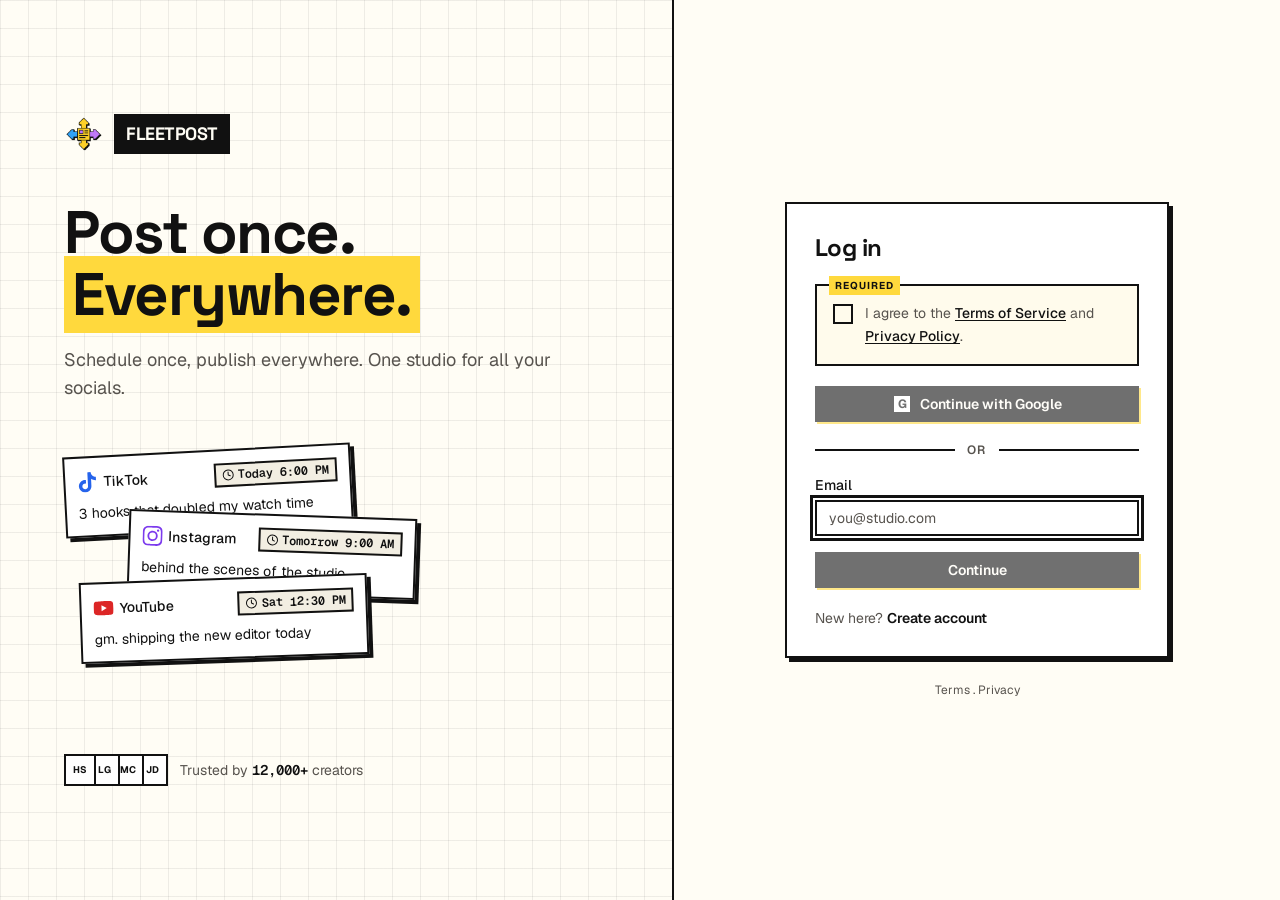
<file: index.html>
<!doctype html>
<html lang="en">
  <head>
    <meta charset="UTF-8" />
    <link rel="icon" type="image/x-icon" href="/favicons/favicon.ico" />
    <link rel="icon" type="image/png" sizes="32x32" href="/favicons/favicon-32x32.png" />
    <link rel="icon" type="image/png" sizes="16x16" href="/favicons/favicon-16x16.png" />
    <link rel="apple-touch-icon" href="/favicons/apple-touch-icon.png" />
    <meta name="viewport" content="width=device-width, initial-scale=1.0" />
    <title>FleetPost</title>
    <script type="module" crossorigin src="/assets/index-C5NiEEmB.js"></script>
    <link rel="stylesheet" crossorigin href="/assets/index-BcWLBZRI.css">
  </head>
  <body>
    <div id="root"></div>
  </body>
</html>
</file>
